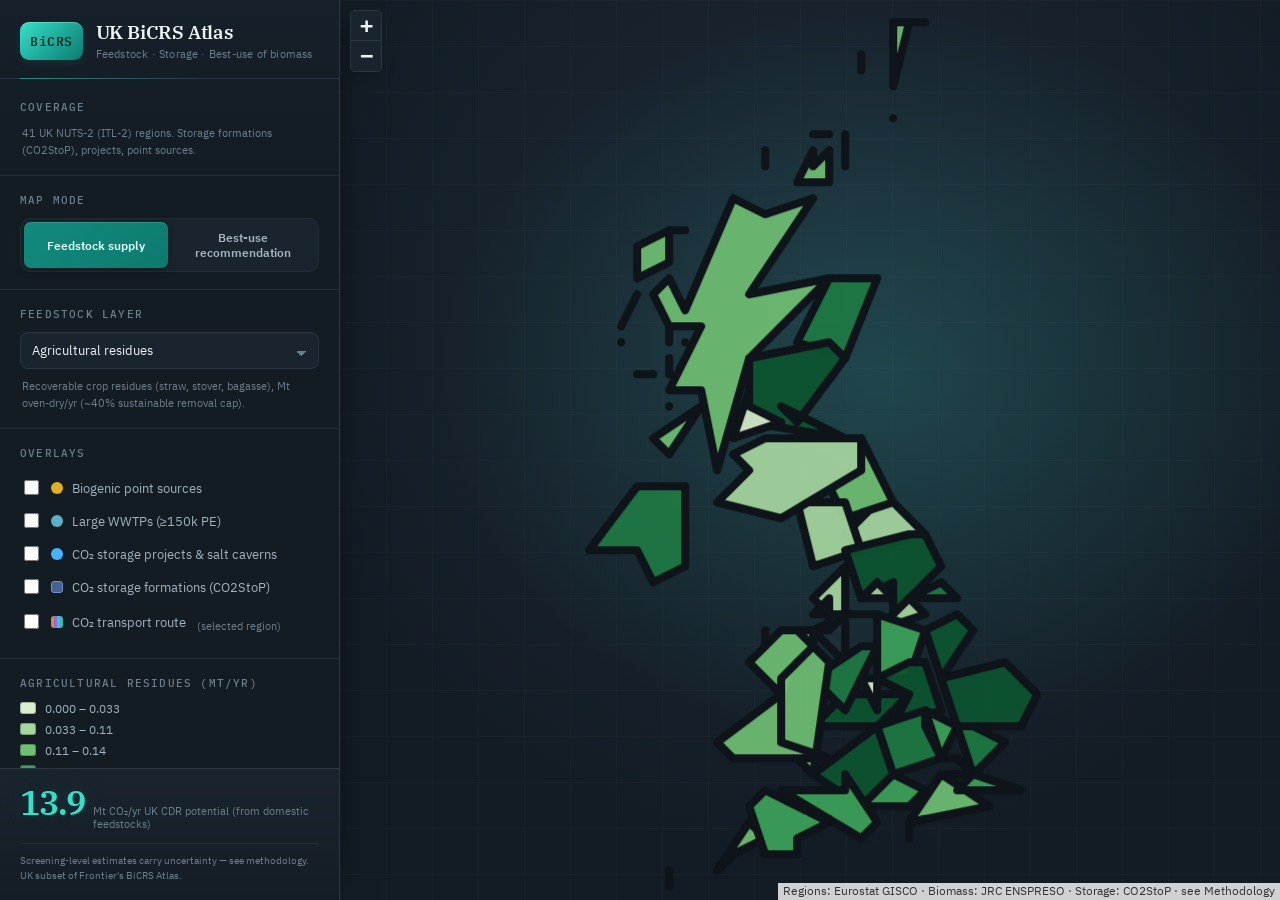
<file: index.html>
<!DOCTYPE html>
<html lang="en">
<head>
  <meta charset="utf-8" />
  <title>UK BiCRS Atlas</title>
  <meta http-equiv="refresh" content="0; url=./src/index.html" />
  <link rel="canonical" href="./src/index.html" />
  <style>
    html, body { height: 100%; margin: 0; background: #0e1419; color: #9fb0bd;
      font-family: -apple-system, BlinkMacSystemFont, "Segoe UI", Roboto, sans-serif; }
    .wrap { height: 100%; display: flex; align-items: center; justify-content: center; }
    a { color: #2dd4bf; }
  </style>
</head>
<body>
  <div class="wrap">
    <p>Loading the UK BiCRS Atlas… if it doesn't redirect, <a href="./src/index.html">open it here</a>.</p>
  </div>
</body>
</html>
</file>
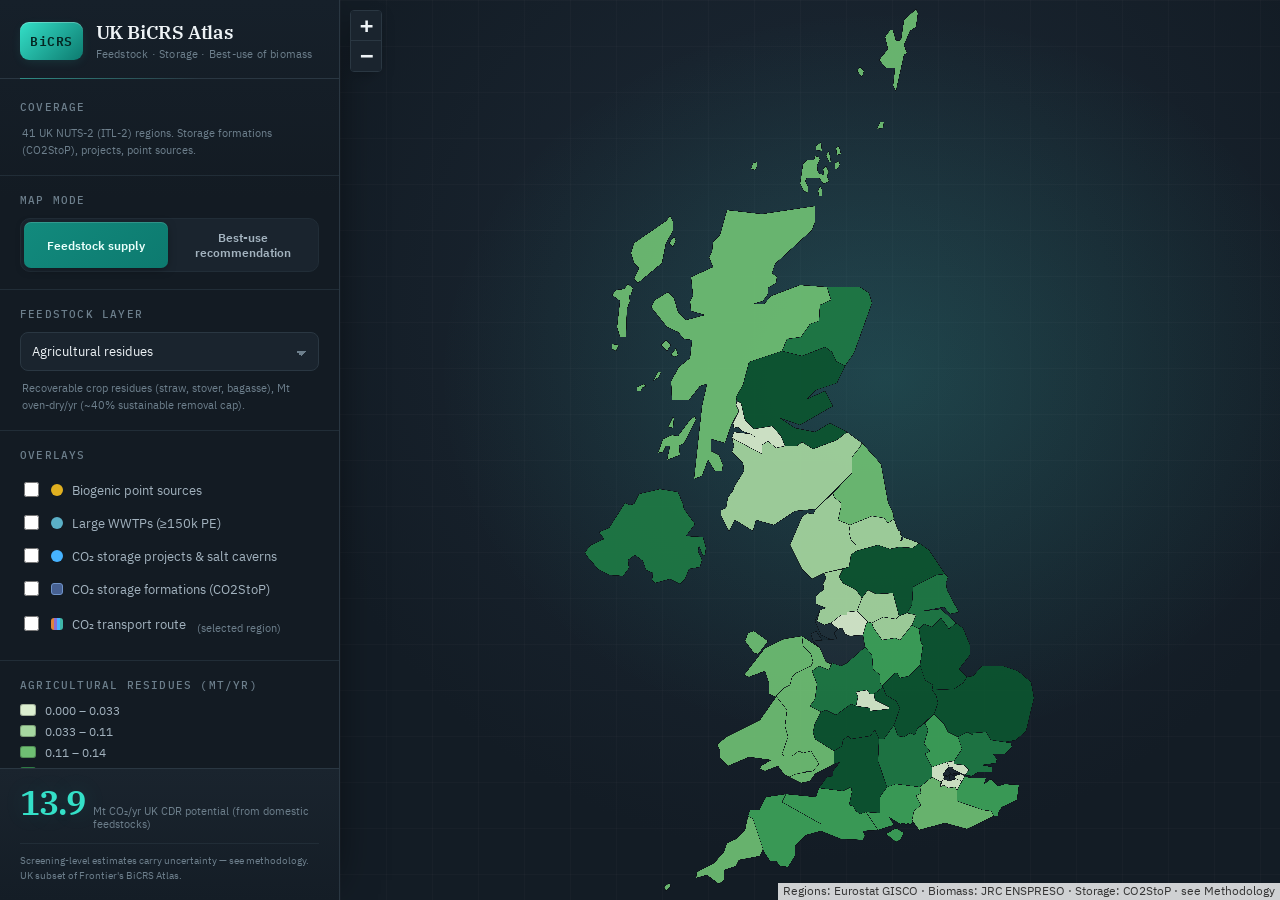
<file: src/index.html>
<!DOCTYPE html>
<html lang="en">
<head>
  <meta charset="utf-8" />
  <meta name="viewport" content="width=device-width, initial-scale=1.0" />
  <title>UK BiCRS Atlas — Feedstock, Storage & Best-Use Map</title>
  <link rel="stylesheet" href="vendor/leaflet.css" />
  <link rel="stylesheet" href="styles.css" />
</head>
<body>
  <!-- Sidebar: controls -->
  <aside id="sidebar">
    <header class="brand">
      <div class="brand-mark">BiCRS</div>
      <div class="brand-text">
        <h1>UK BiCRS Atlas</h1>
        <p>Feedstock · Storage · Best-use of biomass</p>
      </div>
    </header>

    <div class="panel-scroll">
      <section class="control-group">
        <h2>Coverage</h2>
        <p class="hint" id="scope-hint"></p>
      </section>

      <section class="control-group">
        <h2>Map mode</h2>
        <div class="seg" id="mode-seg">
          <button class="seg-btn active" data-mode="feedstock">Feedstock supply</button>
          <button class="seg-btn" data-mode="recommendation">Best-use recommendation</button>
        </div>
      </section>

      <section class="control-group" id="feedstock-controls">
        <h2>Feedstock layer</h2>
        <select id="feedstock-select">
          <option value="ag">Agricultural residues</option>
          <option value="forestry">Forestry residues</option>
          <option value="msw_biogenic">Municipal solid waste (biogenic)</option>
          <option value="manure">Animal manure</option>
          <option value="wwtp">Human / WWTP biosolids</option>
        </select>
        <p class="hint" id="feedstock-hint"></p>
      </section>

      <section class="control-group">
        <h2>Overlays</h2>
        <div id="overlay-list"></div>
      </section>

      <section class="control-group">
        <h2 id="legend-title">Legend</h2>
        <div id="legend"></div>
      </section>

      <section class="control-group">
        <button class="link-btn" id="open-method">Methodology &amp; sources ›</button>
      </section>
    </div>

    <footer class="side-foot">
      <div class="stat"><span id="stat-cdr">—</span><label id="stat-label">Mt CO₂/yr UK CDR potential</label></div>
      <div class="disclaimer">Screening-level estimates carry uncertainty — see methodology. UK subset of Frontier's BiCRS Atlas.</div>
    </footer>
  </aside>

  <!-- Map -->
  <div id="map"></div>

  <!-- Detail panel (slides in on click) -->
  <aside id="detail" class="hidden">
    <button class="detail-close" id="detail-close">×</button>
    <div id="detail-body"></div>
  </aside>

  <!-- Methodology modal -->
  <div id="method-modal" class="modal hidden">
    <div class="modal-card">
      <button class="detail-close" id="method-close">×</button>
      <div id="method-body"></div>
    </div>
  </div>

  <!-- Hover tooltip -->
  <div id="hovertip" class="hovertip hidden"></div>

  <script src="vendor/leaflet.js"></script>
  <!-- Single UK scope — all data preloaded (works offline via file://). -->
  <script src="../data/geometry_uk_nuts.js"></script>
  <script src="../data/geometry_uk_storage.js"></script>
  <script src="data_bundle_uk.js"></script>
  <script src="app.js"></script>
</body>
</html>
</file>
<file: src/vendor/leaflet.css>
/* required styles */

.leaflet-pane,
.leaflet-tile,
.leaflet-marker-icon,
.leaflet-marker-shadow,
.leaflet-tile-container,
.leaflet-pane > svg,
.leaflet-pane > canvas,
.leaflet-zoom-box,
.leaflet-image-layer,
.leaflet-layer {
	position: absolute;
	left: 0;
	top: 0;
	}
.leaflet-container {
	overflow: hidden;
	}
.leaflet-tile,
.leaflet-marker-icon,
.leaflet-marker-shadow {
	-webkit-user-select: none;
	   -moz-user-select: none;
	        user-select: none;
	  -webkit-user-drag: none;
	}
/* Prevents IE11 from highlighting tiles in blue */
.leaflet-tile::selection {
	background: transparent;
}
/* Safari renders non-retina tile on retina better with this, but Chrome is worse */
.leaflet-safari .leaflet-tile {
	image-rendering: -webkit-optimize-contrast;
	}
/* hack that prevents hw layers "stretching" when loading new tiles */
.leaflet-safari .leaflet-tile-container {
	width: 1600px;
	height: 1600px;
	-webkit-transform-origin: 0 0;
	}
.leaflet-marker-icon,
.leaflet-marker-shadow {
	display: block;
	}
/* .leaflet-container svg: reset svg max-width decleration shipped in Joomla! (joomla.org) 3.x */
/* .leaflet-container img: map is broken in FF if you have max-width: 100% on tiles */
.leaflet-container .leaflet-overlay-pane svg {
	max-width: none !important;
	max-height: none !important;
	}
.leaflet-container .leaflet-marker-pane img,
.leaflet-container .leaflet-shadow-pane img,
.leaflet-container .leaflet-tile-pane img,
.leaflet-container img.leaflet-image-layer,
.leaflet-container .leaflet-tile {
	max-width: none !important;
	max-height: none !important;
	width: auto;
	padding: 0;
	}

.leaflet-container img.leaflet-tile {
	/* See: https://bugs.chromium.org/p/chromium/issues/detail?id=600120 */
	mix-blend-mode: plus-lighter;
}

.leaflet-container.leaflet-touch-zoom {
	-ms-touch-action: pan-x pan-y;
	touch-action: pan-x pan-y;
	}
.leaflet-container.leaflet-touch-drag {
	-ms-touch-action: pinch-zoom;
	/* Fallback for FF which doesn't support pinch-zoom */
	touch-action: none;
	touch-action: pinch-zoom;
}
.leaflet-container.leaflet-touch-drag.leaflet-touch-zoom {
	-ms-touch-action: none;
	touch-action: none;
}
.leaflet-container {
	-webkit-tap-highlight-color: transparent;
}
.leaflet-container a {
	-webkit-tap-highlight-color: rgba(51, 181, 229, 0.4);
}
.leaflet-tile {
	filter: inherit;
	visibility: hidden;
	}
.leaflet-tile-loaded {
	visibility: inherit;
	}
.leaflet-zoom-box {
	width: 0;
	height: 0;
	-moz-box-sizing: border-box;
	     box-sizing: border-box;
	z-index: 800;
	}
/* workaround for https://bugzilla.mozilla.org/show_bug.cgi?id=888319 */
.leaflet-overlay-pane svg {
	-moz-user-select: none;
	}

.leaflet-pane         { z-index: 400; }

.leaflet-tile-pane    { z-index: 200; }
.leaflet-overlay-pane { z-index: 400; }
.leaflet-shadow-pane  { z-index: 500; }
.leaflet-marker-pane  { z-index: 600; }
.leaflet-tooltip-pane   { z-index: 650; }
.leaflet-popup-pane   { z-index: 700; }

.leaflet-map-pane canvas { z-index: 100; }
.leaflet-map-pane svg    { z-index: 200; }

.leaflet-vml-shape {
	width: 1px;
	height: 1px;
	}
.lvml {
	behavior: url(#default#VML);
	display: inline-block;
	position: absolute;
	}


/* control positioning */

.leaflet-control {
	position: relative;
	z-index: 800;
	pointer-events: visiblePainted; /* IE 9-10 doesn't have auto */
	pointer-events: auto;
	}
.leaflet-top,
.leaflet-bottom {
	position: absolute;
	z-index: 1000;
	pointer-events: none;
	}
.leaflet-top {
	top: 0;
	}
.leaflet-right {
	right: 0;
	}
.leaflet-bottom {
	bottom: 0;
	}
.leaflet-left {
	left: 0;
	}
.leaflet-control {
	float: left;
	clear: both;
	}
.leaflet-right .leaflet-control {
	float: right;
	}
.leaflet-top .leaflet-control {
	margin-top: 10px;
	}
.leaflet-bottom .leaflet-control {
	margin-bottom: 10px;
	}
.leaflet-left .leaflet-control {
	margin-left: 10px;
	}
.leaflet-right .leaflet-control {
	margin-right: 10px;
	}


/* zoom and fade animations */

.leaflet-fade-anim .leaflet-popup {
	opacity: 0;
	-webkit-transition: opacity 0.2s linear;
	   -moz-transition: opacity 0.2s linear;
	        transition: opacity 0.2s linear;
	}
.leaflet-fade-anim .leaflet-map-pane .leaflet-popup {
	opacity: 1;
	}
.leaflet-zoom-animated {
	-webkit-transform-origin: 0 0;
	    -ms-transform-origin: 0 0;
	        transform-origin: 0 0;
	}
svg.leaflet-zoom-animated {
	will-change: transform;
}

.leaflet-zoom-anim .leaflet-zoom-animated {
	-webkit-transition: -webkit-transform 0.25s cubic-bezier(0,0,0.25,1);
	   -moz-transition:    -moz-transform 0.25s cubic-bezier(0,0,0.25,1);
	        transition:         transform 0.25s cubic-bezier(0,0,0.25,1);
	}
.leaflet-zoom-anim .leaflet-tile,
.leaflet-pan-anim .leaflet-tile {
	-webkit-transition: none;
	   -moz-transition: none;
	        transition: none;
	}

.leaflet-zoom-anim .leaflet-zoom-hide {
	visibility: hidden;
	}


/* cursors */

.leaflet-interactive {
	cursor: pointer;
	}
.leaflet-grab {
	cursor: -webkit-grab;
	cursor:    -moz-grab;
	cursor:         grab;
	}
.leaflet-crosshair,
.leaflet-crosshair .leaflet-interactive {
	cursor: crosshair;
	}
.leaflet-popup-pane,
.leaflet-control {
	cursor: auto;
	}
.leaflet-dragging .leaflet-grab,
.leaflet-dragging .leaflet-grab .leaflet-interactive,
.leaflet-dragging .leaflet-marker-draggable {
	cursor: move;
	cursor: -webkit-grabbing;
	cursor:    -moz-grabbing;
	cursor:         grabbing;
	}

/* marker & overlays interactivity */
.leaflet-marker-icon,
.leaflet-marker-shadow,
.leaflet-image-layer,
.leaflet-pane > svg path,
.leaflet-tile-container {
	pointer-events: none;
	}

.leaflet-marker-icon.leaflet-interactive,
.leaflet-image-layer.leaflet-interactive,
.leaflet-pane > svg path.leaflet-interactive,
svg.leaflet-image-layer.leaflet-interactive path {
	pointer-events: visiblePainted; /* IE 9-10 doesn't have auto */
	pointer-events: auto;
	}

/* visual tweaks */

.leaflet-container {
	background: #ddd;
	outline-offset: 1px;
	}
.leaflet-container a {
	color: #0078A8;
	}
.leaflet-zoom-box {
	border: 2px dotted #38f;
	background: rgba(255,255,255,0.5);
	}


/* general typography */
.leaflet-container {
	font-family: "Helvetica Neue", Arial, Helvetica, sans-serif;
	font-size: 12px;
	font-size: 0.75rem;
	line-height: 1.5;
	}


/* general toolbar styles */

.leaflet-bar {
	box-shadow: 0 1px 5px rgba(0,0,0,0.65);
	border-radius: 4px;
	}
.leaflet-bar a {
	background-color: #fff;
	border-bottom: 1px solid #ccc;
	width: 26px;
	height: 26px;
	line-height: 26px;
	display: block;
	text-align: center;
	text-decoration: none;
	color: black;
	}
.leaflet-bar a,
.leaflet-control-layers-toggle {
	background-position: 50% 50%;
	background-repeat: no-repeat;
	display: block;
	}
.leaflet-bar a:hover,
.leaflet-bar a:focus {
	background-color: #f4f4f4;
	}
.leaflet-bar a:first-child {
	border-top-left-radius: 4px;
	border-top-right-radius: 4px;
	}
.leaflet-bar a:last-child {
	border-bottom-left-radius: 4px;
	border-bottom-right-radius: 4px;
	border-bottom: none;
	}
.leaflet-bar a.leaflet-disabled {
	cursor: default;
	background-color: #f4f4f4;
	color: #bbb;
	}

.leaflet-touch .leaflet-bar a {
	width: 30px;
	height: 30px;
	line-height: 30px;
	}
.leaflet-touch .leaflet-bar a:first-child {
	border-top-left-radius: 2px;
	border-top-right-radius: 2px;
	}
.leaflet-touch .leaflet-bar a:last-child {
	border-bottom-left-radius: 2px;
	border-bottom-right-radius: 2px;
	}

/* zoom control */

.leaflet-control-zoom-in,
.leaflet-control-zoom-out {
	font: bold 18px 'Lucida Console', Monaco, monospace;
	text-indent: 1px;
	}

.leaflet-touch .leaflet-control-zoom-in, .leaflet-touch .leaflet-control-zoom-out  {
	font-size: 22px;
	}


/* layers control */

.leaflet-control-layers {
	box-shadow: 0 1px 5px rgba(0,0,0,0.4);
	background: #fff;
	border-radius: 5px;
	}
.leaflet-control-layers-toggle {
	background-image: url(images/layers.png);
	width: 36px;
	height: 36px;
	}
.leaflet-retina .leaflet-control-layers-toggle {
	background-image: url(images/layers-2x.png);
	background-size: 26px 26px;
	}
.leaflet-touch .leaflet-control-layers-toggle {
	width: 44px;
	height: 44px;
	}
.leaflet-control-layers .leaflet-control-layers-list,
.leaflet-control-layers-expanded .leaflet-control-layers-toggle {
	display: none;
	}
.leaflet-control-layers-expanded .leaflet-control-layers-list {
	display: block;
	position: relative;
	}
.leaflet-control-layers-expanded {
	padding: 6px 10px 6px 6px;
	color: #333;
	background: #fff;
	}
.leaflet-control-layers-scrollbar {
	overflow-y: scroll;
	overflow-x: hidden;
	padding-right: 5px;
	}
.leaflet-control-layers-selector {
	margin-top: 2px;
	position: relative;
	top: 1px;
	}
.leaflet-control-layers label {
	display: block;
	font-size: 13px;
	font-size: 1.08333em;
	}
.leaflet-control-layers-separator {
	height: 0;
	border-top: 1px solid #ddd;
	margin: 5px -10px 5px -6px;
	}

/* Default icon URLs */
.leaflet-default-icon-path { /* used only in path-guessing heuristic, see L.Icon.Default */
	background-image: url(images/marker-icon.png);
	}


/* attribution and scale controls */

.leaflet-container .leaflet-control-attribution {
	background: #fff;
	background: rgba(255, 255, 255, 0.8);
	margin: 0;
	}
.leaflet-control-attribution,
.leaflet-control-scale-line {
	padding: 0 5px;
	color: #333;
	line-height: 1.4;
	}
.leaflet-control-attribution a {
	text-decoration: none;
	}
.leaflet-control-attribution a:hover,
.leaflet-control-attribution a:focus {
	text-decoration: underline;
	}
.leaflet-attribution-flag {
	display: inline !important;
	vertical-align: baseline !important;
	width: 1em;
	height: 0.6669em;
	}
.leaflet-left .leaflet-control-scale {
	margin-left: 5px;
	}
.leaflet-bottom .leaflet-control-scale {
	margin-bottom: 5px;
	}
.leaflet-control-scale-line {
	border: 2px solid #777;
	border-top: none;
	line-height: 1.1;
	padding: 2px 5px 1px;
	white-space: nowrap;
	-moz-box-sizing: border-box;
	     box-sizing: border-box;
	background: rgba(255, 255, 255, 0.8);
	text-shadow: 1px 1px #fff;
	}
.leaflet-control-scale-line:not(:first-child) {
	border-top: 2px solid #777;
	border-bottom: none;
	margin-top: -2px;
	}
.leaflet-control-scale-line:not(:first-child):not(:last-child) {
	border-bottom: 2px solid #777;
	}

.leaflet-touch .leaflet-control-attribution,
.leaflet-touch .leaflet-control-layers,
.leaflet-touch .leaflet-bar {
	box-shadow: none;
	}
.leaflet-touch .leaflet-control-layers,
.leaflet-touch .leaflet-bar {
	border: 2px solid rgba(0,0,0,0.2);
	background-clip: padding-box;
	}


/* popup */

.leaflet-popup {
	position: absolute;
	text-align: center;
	margin-bottom: 20px;
	}
.leaflet-popup-content-wrapper {
	padding: 1px;
	text-align: left;
	border-radius: 12px;
	}
.leaflet-popup-content {
	margin: 13px 24px 13px 20px;
	line-height: 1.3;
	font-size: 13px;
	font-size: 1.08333em;
	min-height: 1px;
	}
.leaflet-popup-content p {
	margin: 17px 0;
	margin: 1.3em 0;
	}
.leaflet-popup-tip-container {
	width: 40px;
	height: 20px;
	position: absolute;
	left: 50%;
	margin-top: -1px;
	margin-left: -20px;
	overflow: hidden;
	pointer-events: none;
	}
.leaflet-popup-tip {
	width: 17px;
	height: 17px;
	padding: 1px;

	margin: -10px auto 0;
	pointer-events: auto;

	-webkit-transform: rotate(45deg);
	   -moz-transform: rotate(45deg);
	    -ms-transform: rotate(45deg);
	        transform: rotate(45deg);
	}
.leaflet-popup-content-wrapper,
.leaflet-popup-tip {
	background: white;
	color: #333;
	box-shadow: 0 3px 14px rgba(0,0,0,0.4);
	}
.leaflet-container a.leaflet-popup-close-button {
	position: absolute;
	top: 0;
	right: 0;
	border: none;
	text-align: center;
	width: 24px;
	height: 24px;
	font: 16px/24px Tahoma, Verdana, sans-serif;
	color: #757575;
	text-decoration: none;
	background: transparent;
	}
.leaflet-container a.leaflet-popup-close-button:hover,
.leaflet-container a.leaflet-popup-close-button:focus {
	color: #585858;
	}
.leaflet-popup-scrolled {
	overflow: auto;
	}

.leaflet-oldie .leaflet-popup-content-wrapper {
	-ms-zoom: 1;
	}
.leaflet-oldie .leaflet-popup-tip {
	width: 24px;
	margin: 0 auto;

	-ms-filter: "progid:DXImageTransform.Microsoft.Matrix(M11=0.70710678, M12=0.70710678, M21=-0.70710678, M22=0.70710678)";
	filter: progid:DXImageTransform.Microsoft.Matrix(M11=0.70710678, M12=0.70710678, M21=-0.70710678, M22=0.70710678);
	}

.leaflet-oldie .leaflet-control-zoom,
.leaflet-oldie .leaflet-control-layers,
.leaflet-oldie .leaflet-popup-content-wrapper,
.leaflet-oldie .leaflet-popup-tip {
	border: 1px solid #999;
	}


/* div icon */

.leaflet-div-icon {
	background: #fff;
	border: 1px solid #666;
	}


/* Tooltip */
/* Base styles for the element that has a tooltip */
.leaflet-tooltip {
	position: absolute;
	padding: 6px;
	background-color: #fff;
	border: 1px solid #fff;
	border-radius: 3px;
	color: #222;
	white-space: nowrap;
	-webkit-user-select: none;
	-moz-user-select: none;
	-ms-user-select: none;
	user-select: none;
	pointer-events: none;
	box-shadow: 0 1px 3px rgba(0,0,0,0.4);
	}
.leaflet-tooltip.leaflet-interactive {
	cursor: pointer;
	pointer-events: auto;
	}
.leaflet-tooltip-top:before,
.leaflet-tooltip-bottom:before,
.leaflet-tooltip-left:before,
.leaflet-tooltip-right:before {
	position: absolute;
	pointer-events: none;
	border: 6px solid transparent;
	background: transparent;
	content: "";
	}

/* Directions */

.leaflet-tooltip-bottom {
	margin-top: 6px;
}
.leaflet-tooltip-top {
	margin-top: -6px;
}
.leaflet-tooltip-bottom:before,
.leaflet-tooltip-top:before {
	left: 50%;
	margin-left: -6px;
	}
.leaflet-tooltip-top:before {
	bottom: 0;
	margin-bottom: -12px;
	border-top-color: #fff;
	}
.leaflet-tooltip-bottom:before {
	top: 0;
	margin-top: -12px;
	margin-left: -6px;
	border-bottom-color: #fff;
	}
.leaflet-tooltip-left {
	margin-left: -6px;
}
.leaflet-tooltip-right {
	margin-left: 6px;
}
.leaflet-tooltip-left:before,
.leaflet-tooltip-right:before {
	top: 50%;
	margin-top: -6px;
	}
.leaflet-tooltip-left:before {
	right: 0;
	margin-right: -12px;
	border-left-color: #fff;
	}
.leaflet-tooltip-right:before {
	left: 0;
	margin-left: -12px;
	border-right-color: #fff;
	}

/* Printing */

@media print {
	/* Prevent printers from removing background-images of controls. */
	.leaflet-control {
		-webkit-print-color-adjust: exact;
		print-color-adjust: exact;
		}
	}
</file>
<file: src/styles.css>
/* ============================================================
   UK BiCRS Atlas — design system
   Institutional / editorial data tool. Refined, precise, credible.
   Type: IBM Plex (Sans · Mono · Serif), vendored for offline use.
   ============================================================ */

/* ---------- Type (vendored IBM Plex, latin subset) ---------- */
@font-face { font-family: "Plex Sans"; font-weight: 400; font-style: normal; font-display: swap;
  src: url("vendor/fonts/plex-sans-400.woff2") format("woff2"); }
@font-face { font-family: "Plex Sans"; font-weight: 500; font-style: normal; font-display: swap;
  src: url("vendor/fonts/plex-sans-500.woff2") format("woff2"); }
@font-face { font-family: "Plex Sans"; font-weight: 600; font-style: normal; font-display: swap;
  src: url("vendor/fonts/plex-sans-600.woff2") format("woff2"); }
@font-face { font-family: "Plex Sans"; font-weight: 700; font-style: normal; font-display: swap;
  src: url("vendor/fonts/plex-sans-700.woff2") format("woff2"); }
@font-face { font-family: "Plex Mono"; font-weight: 400; font-style: normal; font-display: swap;
  src: url("vendor/fonts/plex-mono-400.woff2") format("woff2"); }
@font-face { font-family: "Plex Mono"; font-weight: 500; font-style: normal; font-display: swap;
  src: url("vendor/fonts/plex-mono-500.woff2") format("woff2"); }
@font-face { font-family: "Plex Mono"; font-weight: 600; font-style: normal; font-display: swap;
  src: url("vendor/fonts/plex-mono-600.woff2") format("woff2"); }
@font-face { font-family: "Plex Serif"; font-weight: 500; font-style: normal; font-display: swap;
  src: url("vendor/fonts/plex-serif-500.woff2") format("woff2"); }
@font-face { font-family: "Plex Serif"; font-weight: 600; font-style: normal; font-display: swap;
  src: url("vendor/fonts/plex-serif-600.woff2") format("woff2"); }

:root {
  --bg: #0c1116;
  --ocean: #131c25;
  --panel: #131b23;
  --panel-2: #1a242e;
  --panel-3: #202c37;
  --line: #2a3742;
  --line-soft: #212d37;
  --ink: #eef3f6;
  --ink-2: #a3b3bf;
  --ink-3: #6d7f8c;
  --accent: #34e0c8;
  --accent-2: #2dd4bf;
  --accent-deep: #0d7a6f;
  --accent-glow: rgba(52, 224, 200, .16);
  --land-null: #2a3742;
  --shadow: 0 18px 48px -12px rgba(0,0,0,.6);
  --shadow-soft: 0 4px 16px -6px rgba(0,0,0,.5);
  --r: 10px;
  --font: "Plex Sans", -apple-system, BlinkMacSystemFont, "Segoe UI", Roboto, Helvetica, Arial, sans-serif;
  --mono: "Plex Mono", ui-monospace, "SF Mono", Menlo, Consolas, monospace;
  --display: "Plex Serif", Georgia, "Times New Roman", serif;
}

* { box-sizing: border-box; }
html, body { height: 100%; margin: 0; }
body {
  font-family: var(--font);
  color: var(--ink);
  background: var(--bg);
  overflow: hidden;
  -webkit-font-smoothing: antialiased;
  text-rendering: optimizeLegibility;
}
::selection { background: rgba(52,224,200,.28); color: #fff; }

/* thin, unobtrusive scrollbars in panels */
.panel-scroll, #detail, .modal-card { scrollbar-width: thin; scrollbar-color: var(--line) transparent; }
.panel-scroll::-webkit-scrollbar, #detail::-webkit-scrollbar, .modal-card::-webkit-scrollbar { width: 9px; }
.panel-scroll::-webkit-scrollbar-thumb, #detail::-webkit-scrollbar-thumb, .modal-card::-webkit-scrollbar-thumb {
  background: var(--line); border-radius: 8px; border: 2px solid transparent; background-clip: padding-box; }
.panel-scroll::-webkit-scrollbar-thumb:hover, #detail::-webkit-scrollbar-thumb:hover { background: #3a4a57; background-clip: padding-box; }

:focus-visible { outline: 2px solid var(--accent); outline-offset: 2px; border-radius: 4px; }

/* ---------- Layout ---------- */
#map {
  position: absolute;
  top: 0; left: 340px; right: 0; bottom: 0;
  background:
    radial-gradient(ellipse 70% 60% at 58% 42%, var(--accent-glow), transparent 68%),
    linear-gradient(rgba(255,255,255,.02) 1px, transparent 1px) 0 0 / 100% 46px,
    linear-gradient(90deg, rgba(255,255,255,.02) 1px, transparent 1px) 0 0 / 46px 100%,
    radial-gradient(circle at 52% 34%, #1d2a37, var(--ocean) 72%);
}
#sidebar {
  position: absolute;
  top: 0; left: 0; bottom: 0;
  width: 340px;
  background: linear-gradient(180deg, #16202a 0%, var(--panel) 22%);
  border-right: 1px solid var(--line);
  display: flex;
  flex-direction: column;
  z-index: 1000;
  box-shadow: 12px 0 40px -20px rgba(0,0,0,.6);
}
.panel-scroll { flex: 1; overflow-y: auto; padding: 4px 0 14px; }

/* ---------- Brand ---------- */
.brand {
  display: flex; align-items: center; gap: 13px;
  padding: 20px 20px 17px;
  border-bottom: 1px solid var(--line);
  position: relative;
}
.brand::after {
  content: ""; position: absolute; left: 20px; right: 20px; bottom: -1px; height: 1px;
  background: linear-gradient(90deg, var(--accent), transparent 60%); opacity: .5;
}
.brand-mark {
  font-family: var(--mono); font-weight: 600; font-size: 12.5px; letter-spacing: .5px;
  background: linear-gradient(135deg, var(--accent), var(--accent-deep));
  color: #052622; padding: 8px 10px; border-radius: 9px;
  box-shadow: 0 3px 12px -3px var(--accent-glow), inset 0 1px 0 rgba(255,255,255,.25);
}
.brand-text h1 { font-family: var(--display); font-weight: 600; font-size: 19px; margin: 0; letter-spacing: -.2px; }
.brand-text p { margin: 3px 0 0; font-size: 11px; color: var(--ink-3); letter-spacing: .2px; }

/* ---------- Control groups ---------- */
.control-group { padding: 17px 20px; border-bottom: 1px solid var(--line-soft); }
.control-group h2 {
  font-family: var(--mono);
  font-size: 10.5px; text-transform: uppercase; letter-spacing: 1.2px;
  color: var(--ink-3); margin: 0 0 11px; font-weight: 500;
}

/* segmented control */
.seg { display: flex; background: var(--panel-2); border: 1px solid var(--line-soft); border-radius: var(--r); padding: 3px; gap: 3px; }
.seg-btn {
  flex: 1; border: 0; background: transparent; color: var(--ink-2);
  font-size: 12px; font-weight: 600; padding: 8px 6px; border-radius: 7px;
  cursor: pointer; font-family: var(--font); transition: color .15s, background .18s, box-shadow .18s;
}
.seg-btn:hover { color: var(--ink); }
.seg-btn.active {
  background: linear-gradient(135deg, #128a7d, var(--accent-deep));
  color: #eafffb; box-shadow: 0 2px 10px -2px rgba(0,0,0,.5), inset 0 1px 0 rgba(255,255,255,.14);
}

select {
  width: 100%; background: var(--panel-2); color: var(--ink);
  border: 1px solid var(--line); border-radius: 8px; padding: 10px 11px;
  font-size: 13px; font-family: var(--font); cursor: pointer; transition: border-color .15s;
  appearance: none;
  background-image: linear-gradient(45deg, transparent 50%, var(--ink-3) 50%), linear-gradient(135deg, var(--ink-3) 50%, transparent 50%);
  background-position: calc(100% - 17px) 18px, calc(100% - 12px) 18px; background-size: 5px 5px; background-repeat: no-repeat;
}
select:hover { border-color: #3a4a57; }
.hint { font-size: 11px; color: var(--ink-3); margin: 9px 2px 0; line-height: 1.5; }

/* checkboxes */
.chk {
  display: flex; align-items: center; gap: 9px; font-size: 12.5px;
  color: var(--ink-2); padding: 6px 0; cursor: pointer; transition: color .13s;
}
.chk:hover { color: var(--ink); }
.chk input { accent-color: var(--accent); width: 15px; height: 15px; cursor: pointer; }
.sw { width: 12px; height: 12px; border-radius: 3px; display: inline-block; }
.sw-fac { background: #e0b020; border-radius: 50%; }
.sw-site { background: #46b3ff; border-radius: 50%; }
.sw-basin { background: rgba(120,170,255,.35); border: 1px solid #6f93c9; }
.sw-wwtp  { background: #5bb0c7; border-radius: 50%; }
.sw-proj  { background: #46b3ff; border-radius: 50%; }
.sw-well6 { background: #46b3ff; }
.sw-well5 { background: #c97be0; }
.sw-form  { background: rgba(122,166,255,.5); border: 1px solid #6f93c9; }

/* Region storage/density metrics grid */
.d-metrics { display: grid; grid-template-columns: 1fr 1fr; gap: 8px; margin: 10px 0; }
.d-metrics > div { background: var(--panel-2); border: 1px solid var(--line); border-radius: 9px; padding: 8px 10px; }
.d-metrics .k { color: var(--ink-3); font-family: var(--mono); font-size: 9.5px; text-transform: uppercase; letter-spacing: .06em; }
.d-metrics .v { font-size: 13px; margin-top: 3px; }
.lowsup { color: #e6c06a; }

/* ---------- Legend ---------- */
#legend { display: flex; flex-direction: column; gap: 6px; }
.legend-row { display: flex; align-items: center; gap: 9px; font-size: 12px; color: var(--ink-2); }
.legend-row .box { width: 16px; height: 12px; border-radius: 3px; flex: none; box-shadow: inset 0 0 0 1px rgba(0,0,0,.25); }
.legend-row span[style*="margin-left:auto"] { font-family: var(--mono); }
.legend-grad { display: flex; height: 12px; border-radius: 3px; overflow: hidden; margin-bottom: 4px; }
.legend-grad span { flex: 1; }
.legend-scale { display: flex; justify-content: space-between; font-size: 10px; color: var(--ink-3); font-family: var(--mono); }
.legend-note { font-size: 10.5px; color: var(--ink-3); margin-top: 8px; line-height: 1.45; padding-top: 8px; border-top: 1px solid var(--line-soft); }

.link-btn {
  background: none; border: 0; color: var(--accent); font-size: 12.5px;
  cursor: pointer; padding: 0; font-family: var(--font); font-weight: 600;
  transition: color .13s;
}
.link-btn:hover { color: #6ff0dc; text-decoration: underline; text-underline-offset: 3px; }

/* ---------- Side footer (hero metric) ---------- */
.side-foot { padding: 16px 20px 17px; border-top: 1px solid var(--line);
  background: linear-gradient(180deg, var(--panel-2), #141d26); }
.stat { display: flex; align-items: baseline; gap: 8px; }
.stat span { font-family: var(--display); font-size: 34px; font-weight: 600; color: var(--accent);
  letter-spacing: -1px; line-height: 1; text-shadow: 0 0 24px var(--accent-glow); }
.stat label { font-size: 10.5px; color: var(--ink-3); line-height: 1.3; }
.disclaimer { font-size: 10px; color: var(--ink-3); margin-top: 11px; line-height: 1.45;
  padding-top: 10px; border-top: 1px solid var(--line-soft); }

/* ---------- Detail panel ---------- */
#detail {
  position: absolute; top: 14px; right: 14px; bottom: 14px; width: 384px;
  background: linear-gradient(180deg, #16202a, var(--panel) 16%);
  border: 1px solid var(--line); border-radius: 16px;
  box-shadow: var(--shadow); z-index: 1200; overflow-y: auto; padding: 24px 24px 28px;
  transition: transform .26s cubic-bezier(.22,.61,.36,1), opacity .2s ease;
  /* Reserve the scrollbar gutter so a classic (non-overlay) scrollbar — e.g. Firefox/Windows —
     never sits on top of content or the close button (which otherwise forces an off-centre click). */
  scrollbar-gutter: stable;
}
#detail.hidden { transform: translateX(24px) scale(.99); opacity: 0; pointer-events: none; }
.detail-close {
  position: absolute; top: 14px; right: 16px; z-index: 3; background: var(--panel-2);
  border: 1px solid var(--line); color: var(--ink-2); width: 32px; height: 32px;
  display: flex; align-items: center; justify-content: center;   /* centre the ✕ in its hit box */
  border-radius: 8px; font-size: 20px; line-height: 1; cursor: pointer; transition: all .14s;
}
.detail-close:hover { color: var(--ink); background: var(--panel-3); border-color: #3a4a57; }

.d-region { font-family: var(--mono); font-size: 10px; color: var(--accent); text-transform: uppercase; letter-spacing: 1.1px; }
.d-name { font-family: var(--display); font-size: 24px; font-weight: 600; margin: 3px 0 16px; letter-spacing: -.4px; line-height: 1.12; }

/* staggered reveal of detail sections */
#detail > *, #detail-body > * { animation: rise .34s cubic-bezier(.22,.61,.36,1) both; }
#detail-body > *:nth-child(2) { animation-delay: .04s; }
#detail-body > *:nth-child(3) { animation-delay: .08s; }
#detail-body > *:nth-child(4) { animation-delay: .12s; }
#detail-body > *:nth-child(n+5) { animation-delay: .15s; }
@keyframes rise { from { opacity: 0; transform: translateY(8px); } to { opacity: 1; transform: none; } }
@media (prefers-reduced-motion: reduce) {
  #detail, #detail > *, #detail-body > * { animation: none !important; transition: opacity .12s !important; }
}

.rec-card { background: var(--panel-2); border: 1px solid var(--line); border-radius: 13px; padding: 15px 16px; margin-bottom: 16px;
  position: relative; overflow: hidden; }
.rec-card::before { content: ""; position: absolute; inset: 0 auto 0 0; width: 3px; background: var(--accent); opacity: .8; }
.rec-card .rec-top { display: flex; align-items: center; gap: 10px; margin-bottom: 10px; }
.rec-pill { font-family: var(--mono); font-size: 10px; font-weight: 600; letter-spacing: .5px; padding: 4px 9px; border-radius: 6px; color: #06140f; }
.rec-card h3 { font-size: 15.5px; margin: 0; font-weight: 700; letter-spacing: -.2px; }
.rec-meta { display: grid; grid-template-columns: 1fr 1fr; gap: 8px; margin: 11px 0; }
.rec-meta div { background: var(--panel); border: 1px solid var(--line-soft); border-radius: 9px; padding: 9px 10px; }
.rec-meta .k { font-family: var(--mono); font-size: 9.5px; color: var(--ink-3); text-transform: uppercase; letter-spacing: .6px; }
.rec-meta .v { font-size: 14px; font-weight: 700; margin-top: 3px; }
.delivered-cost { font-size: 12.5px; color: var(--ink); background: rgba(52,224,200,.06); border: 1px solid rgba(52,224,200,.22);
  border-radius: 9px; padding: 9px 11px; margin: 2px 0 11px; }
.delivered-cost b { font-family: var(--mono); color: var(--accent); }
.delivered-cost .dc-breakdown { color: var(--ink-3); font-size: 11px; }
.rationale { font-size: 12.5px; line-height: 1.6; color: var(--ink-2); margin: 4px 0 0; }
.runner { font-size: 11.5px; color: var(--ink-3); margin-top: 10px; }
.runner b { color: var(--ink-2); }
.caveat, .flag { font-size: 11.5px; line-height: 1.5; padding: 9px 11px; border-radius: 9px; margin-top: 8px; }
.caveat { background: rgba(224,176,32,.08); border: 1px solid rgba(224,176,32,.25); color: #e6c878; }
.flag { background: rgba(255,90,90,.08); border: 1px solid rgba(255,90,90,.28); color: #f3a0a0; }
.caveat::before { content: "⚠ "; }
.flag::before { content: "⛔ "; }

/* ---------- Feedstock bar chart ---------- */
.chart-card { background: var(--panel-2); border: 1px solid var(--line); border-radius: 13px; padding: 15px 16px; margin-bottom: 16px; }
.chart-title { font-size: 14px; font-weight: 700; letter-spacing: -.1px; }
.chart-sub { font-size: 10.5px; color: var(--ink-3); margin: 3px 0 13px; line-height: 1.45; }
.bar-row { display: grid; grid-template-columns: 92px 1fr 48px; align-items: center; gap: 8px; margin-bottom: 8px; }
.bar-label { font-size: 11px; color: var(--ink-2); line-height: 1.15; }
.bar-track { background: var(--panel); border-radius: 5px; height: 17px; overflow: hidden; box-shadow: inset 0 0 0 1px var(--line-soft); }
.bar-fill { height: 100%; border-radius: 5px; min-width: 3px; transition: width .4s cubic-bezier(.22,.61,.36,1);
  box-shadow: inset 0 1px 0 rgba(255,255,255,.18); }
.bar-val { font-size: 11px; font-family: var(--mono); text-align: right; color: var(--ink); }
.chart-total { font-size: 11.5px; color: var(--ink-2); margin-top: 11px; padding-top: 10px; border-top: 1px solid var(--line-soft); }
.chart-total b { font-family: var(--mono); color: var(--accent); }

/* ---------- Ranked CDR options ---------- */
.rank-item { background: var(--panel-2); border: 1px solid var(--line); border-radius: 11px; padding: 12px 13px; margin-bottom: 9px;
  transition: border-color .15s, transform .15s; }
.rank-item:hover { border-color: #3a4a57; transform: translateX(2px); }
.rank-head { display: flex; align-items: center; gap: 9px; }
.rank-num { width: 21px; height: 21px; border-radius: 7px; color: #06140f; font-family: var(--mono); font-size: 11px; font-weight: 600;
  display: flex; align-items: center; justify-content: center; flex: none; box-shadow: inset 0 1px 0 rgba(255,255,255,.25); }
.rank-name { font-size: 13.5px; font-weight: 700; flex: 1; letter-spacing: -.1px; }
.rank-fs { font-weight: 500; font-size: 11.5px; opacity: .7; }
.rank-badge { font-family: var(--mono); font-size: 9px; font-weight: 600; text-transform: uppercase; letter-spacing: .5px; padding: 3px 7px; border-radius: 6px; white-space: nowrap; }
.rk-recommended { background: var(--accent-deep); color: #eafffb; }
.rk-runnerup { background: #2c5a6e; color: #d6f0fb; }
.rk-strongfit { background: #2c4a36; color: #b9e6c8; }
.rk-possible { background: #4a4630; color: #e6dca0; }
.rk-poorfit { background: #3a2a2a; color: #d8a8a8; }
.rank-meta { font-size: 11px; color: var(--ink-3); font-family: var(--mono); margin: 8px 0 8px; }
.rank-meta b { color: var(--ink-2); }
.rank-pc { display: grid; grid-template-columns: 1fr; gap: 4px; }
.rank-pc ul { margin: 0; padding: 0; list-style: none; }
.rank-pc li { font-size: 11px; line-height: 1.5; padding: 1px 0 1px 16px; position: relative; }
.pc-pros li { color: #a7d8b5; }
.pc-pros li::before { content: "+"; position: absolute; left: 3px; color: #5fb87a; font-weight: 700; }
.pc-cons li { color: #d6a8a8; }
.pc-cons li::before { content: "–"; position: absolute; left: 3px; color: #c97b7b; font-weight: 700; }

.d-sec-title { font-family: var(--mono); font-size: 10px; text-transform: uppercase; letter-spacing: 1.1px; color: var(--ink-3); margin: 22px 0 9px; font-weight: 500; }
table.feed { width: 100%; border-collapse: collapse; font-size: 12px; }
table.feed td { padding: 8px 4px; border-bottom: 1px solid var(--line-soft); vertical-align: top; }
table.feed td.lab { color: var(--ink-2); }
table.feed td.val { text-align: right; font-weight: 600; font-family: var(--mono); white-space: nowrap; color: var(--ink); }
.unc { font-size: 10px; color: var(--ink-3); font-weight: 400; font-family: var(--mono); }
.src { font-size: 10px; color: var(--ink-3); line-height: 1.45; padding: 2px 4px 9px; border-bottom: 1px solid var(--line-soft); }
.chips { display: flex; flex-wrap: wrap; gap: 6px; margin-top: 8px; }
.chip { font-size: 10.5px; background: var(--panel); border: 1px solid var(--line); border-radius: 20px; padding: 4px 10px; color: var(--ink-2); }

/* ---------- Modal ---------- */
.modal { position: absolute; inset: 0; background: rgba(4,8,11,.72); backdrop-filter: blur(4px); z-index: 2000; display: flex; align-items: center; justify-content: center; }
.modal.hidden { display: none; }
.modal-card { position: relative; width: min(720px, 90vw); max-height: 86vh; overflow-y: auto;
  background: linear-gradient(180deg, #17222c, var(--panel) 14%); border: 1px solid var(--line); border-radius: 18px; padding: 32px 36px; box-shadow: var(--shadow);
  animation: rise .3s cubic-bezier(.22,.61,.36,1) both; scrollbar-gutter: stable; }
.modal-card h2 { font-family: var(--display); font-weight: 600; margin: 0 0 8px; font-size: 22px; letter-spacing: -.3px; }
.modal-card h3 { font-family: var(--mono); font-size: 11px; text-transform: uppercase; letter-spacing: 1px; color: var(--accent); margin: 22px 0 8px; font-weight: 500; }
.modal-card p, .modal-card li { font-size: 13px; line-height: 1.65; color: var(--ink-2); }
.modal-card code { font-family: var(--mono); font-size: 12px; background: var(--panel-2); padding: 1px 5px; border-radius: 4px; }
.modal-card a { color: var(--accent); }

/* ---------- Hover tooltip ---------- */
.hovertip {
  position: absolute; z-index: 3000; pointer-events: none;
  background: rgba(11,17,22,.96); border: 1px solid var(--line);
  border-radius: 9px; padding: 8px 12px; font-size: 12px; color: var(--ink);
  box-shadow: var(--shadow-soft); transform: translate(-50%, -120%); white-space: nowrap;
  backdrop-filter: blur(3px);
}
.hovertip .ht-name { font-weight: 600; }
.hovertip .ht-val { color: var(--accent); font-family: var(--mono); }
.hidden { display: none; }

/* ---------- Leaflet overrides ---------- */
.leaflet-container { background: transparent; font-family: var(--font); }
.leaflet-popup-content-wrapper { background: var(--panel); color: var(--ink); border: 1px solid var(--line); border-radius: 12px; box-shadow: var(--shadow); }
.leaflet-popup-tip { background: var(--panel); border: 1px solid var(--line); }
.leaflet-popup-content { margin: 13px 15px; font-size: 12.5px; line-height: 1.55; }
.leaflet-popup-content b { color: var(--ink); }
.leaflet-bar { border: 1px solid var(--line) !important; box-shadow: var(--shadow-soft) !important; }
.leaflet-bar a { background: var(--panel-2); color: var(--ink); border-bottom-color: var(--line); transition: background .13s; }
.leaflet-bar a:hover { background: var(--panel-3); }
.pop-src { font-size: 10px; color: var(--ink-3); margin-top: 6px; font-family: var(--mono); }

@media (max-width: 760px) {
  #sidebar { width: 100%; height: 46%; bottom: auto; }
  #map { left: 0; top: 46%; }
  #detail { width: auto; left: 14px; }
}
</file>
